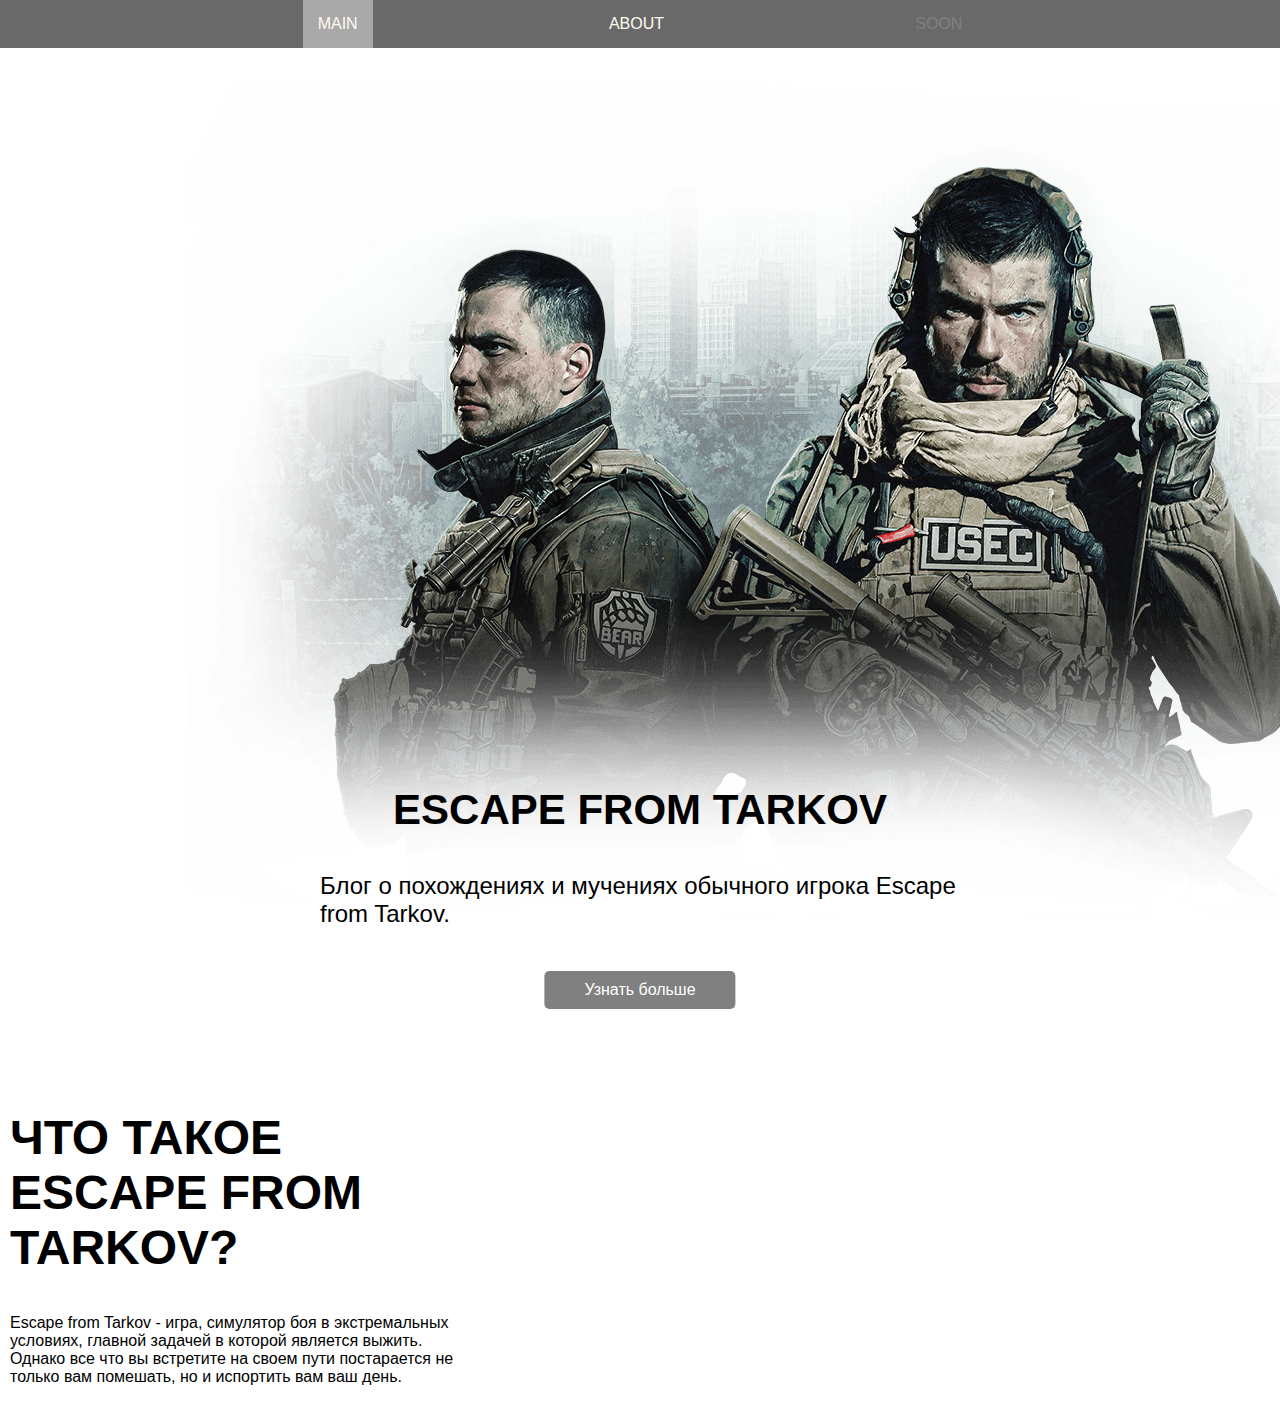
<file: Новая папка/index.html>
<html>
<html lang=ru>
<head>
<meta charset="UTF-8">
<meta http-equiv="X-UA-Compatible" content="IE=edge">
<meta name="viewport" content="width=device-width, initial-scale=1.o">
<title>Home</title>
<link rel="stylesheet" href="index.css">
</head>
<body>
<header class="header">
  <div class="menu">
  <ul class="menu-nav">
      <li class="menu-item active">
      <a href="#" class="menu-link">MAIN</a>
      </li>
      <li class="menu-item">
      <a href="#" class="menu-link">ABOUT</a>
      </li>
      <li class="menu-item">
      <a href="#" class="disabled" >SOON</a>
      </li>
  </ul>  
  </div>  
</header>   

<main class="main">
<div class="container">
<section class="banner">
<div class="banner-block">
<div class="banner-image">
    <img src="949fb1c4a6b9ec235ad36e747fbcf59a.png"> </div>
<div class="banner-title">Escape from Tarkov</div>
<div class="banner-text">Блог о похождениях и мучениях обычного игрока Escape from Tarkov.</div>
<a href="https://www.escapefromtarkov.com/" class="button banner-button">Узнать больше</a>
</div>    
</section>
<section class="banner-2">
        <div class="banner-block-article-2">
            <h1 class="banner-title-2">Что такое Escape from Tarkov?</h1>
            <div class="banner-text-2">Escape from Tarkov - игра, симулятор боя в экстремальных условиях, главной задачей в которой является выжить. Однако все что вы встретите на своем пути постарается не только вам помешать, но и испортить вам ваш день.</div>
        </div>  
        <div class="banner-block-video"><iframe width="560" height="315" src="https://www.youtube.com/embed/iKA_uL3jHTA" title="YouTube video player" frameborder="0" allow="accelerometer; autoplay; clipboard-write; encrypted-media; gyroscope; picture-in-picture" allowfullscreen></iframe></div>
</section> 

</div>       
</main>
  
</body>
</html>
</file>
<file: Новая папка/index.css>
*{
    margin: 0;
    padding: 0;
    font-family: "Open Sans", sans-serif;
}

.menu-link {
    text-decoration: none; 
    color: floralwhite;
}

.disabled {
  pointer-events: none;
  cursor: default;
  text-decoration: none;
  color: gray;
}

.menu {
    width: 70%;
}

.header {
    background-color: dimgray;
    justify-content: center;
    display: flex;
}

.menu-nav{
    list-style: none;
    display: flex;
    flex-direction: row;
    justify-content: space-around;

}

.menu-item {
    padding: 15px;
}

.active {
    background-color: darkgray;
}

.container{
    max-width: 1040px;
}

.banner{
    display: flex;
    flex-direction: row;
    justify-content: space-between;
    padding-top: 30px;
}

.banner-title {
    text-transform: uppercase;
    font-size: 42px;
    font-weight: bold;
    position: absolute;
    top: 90%;
    left: 50%;
    transform: translate(-50%, -50%);
}

.banner-text {
    font-size: 24px;
    position: absolute;
    top: 100%;
    left: 50%;
    transform: translate(-50%, -50%);
    display: flex;
    flex-direction: column;
    justify-content: space-around;
}

.button {
    padding: 10px 40px;
    display: inline;
    text-decoration: none;
    border-radius: 5px; 
    position: absolute;
    top: 110%;
    left: 50%;
    transform: translate(-50%, -50%);
}

.button:hover {background-color: dimgray}

.button:active {
  background-color: gray;
  box-shadow: 0 5px #666;
}

.banner-button {
background-color: gray; 
color: white;    
}

.banner-2{
    display: flex;
    flex-direction: row;
    justify-content: center;
    padding-top: 30px;
}

.banner-title-2{
    text-transform: uppercase;
    font-size: 48px;
    font-weight: bold;
    margin: 10px;
  
}

.banner-block-article-2{
    display: flex;
    flex-direction: column;
    justify-content: space-around;
}

.banner-text-2 {
    margin: 10px;
}
</file>
